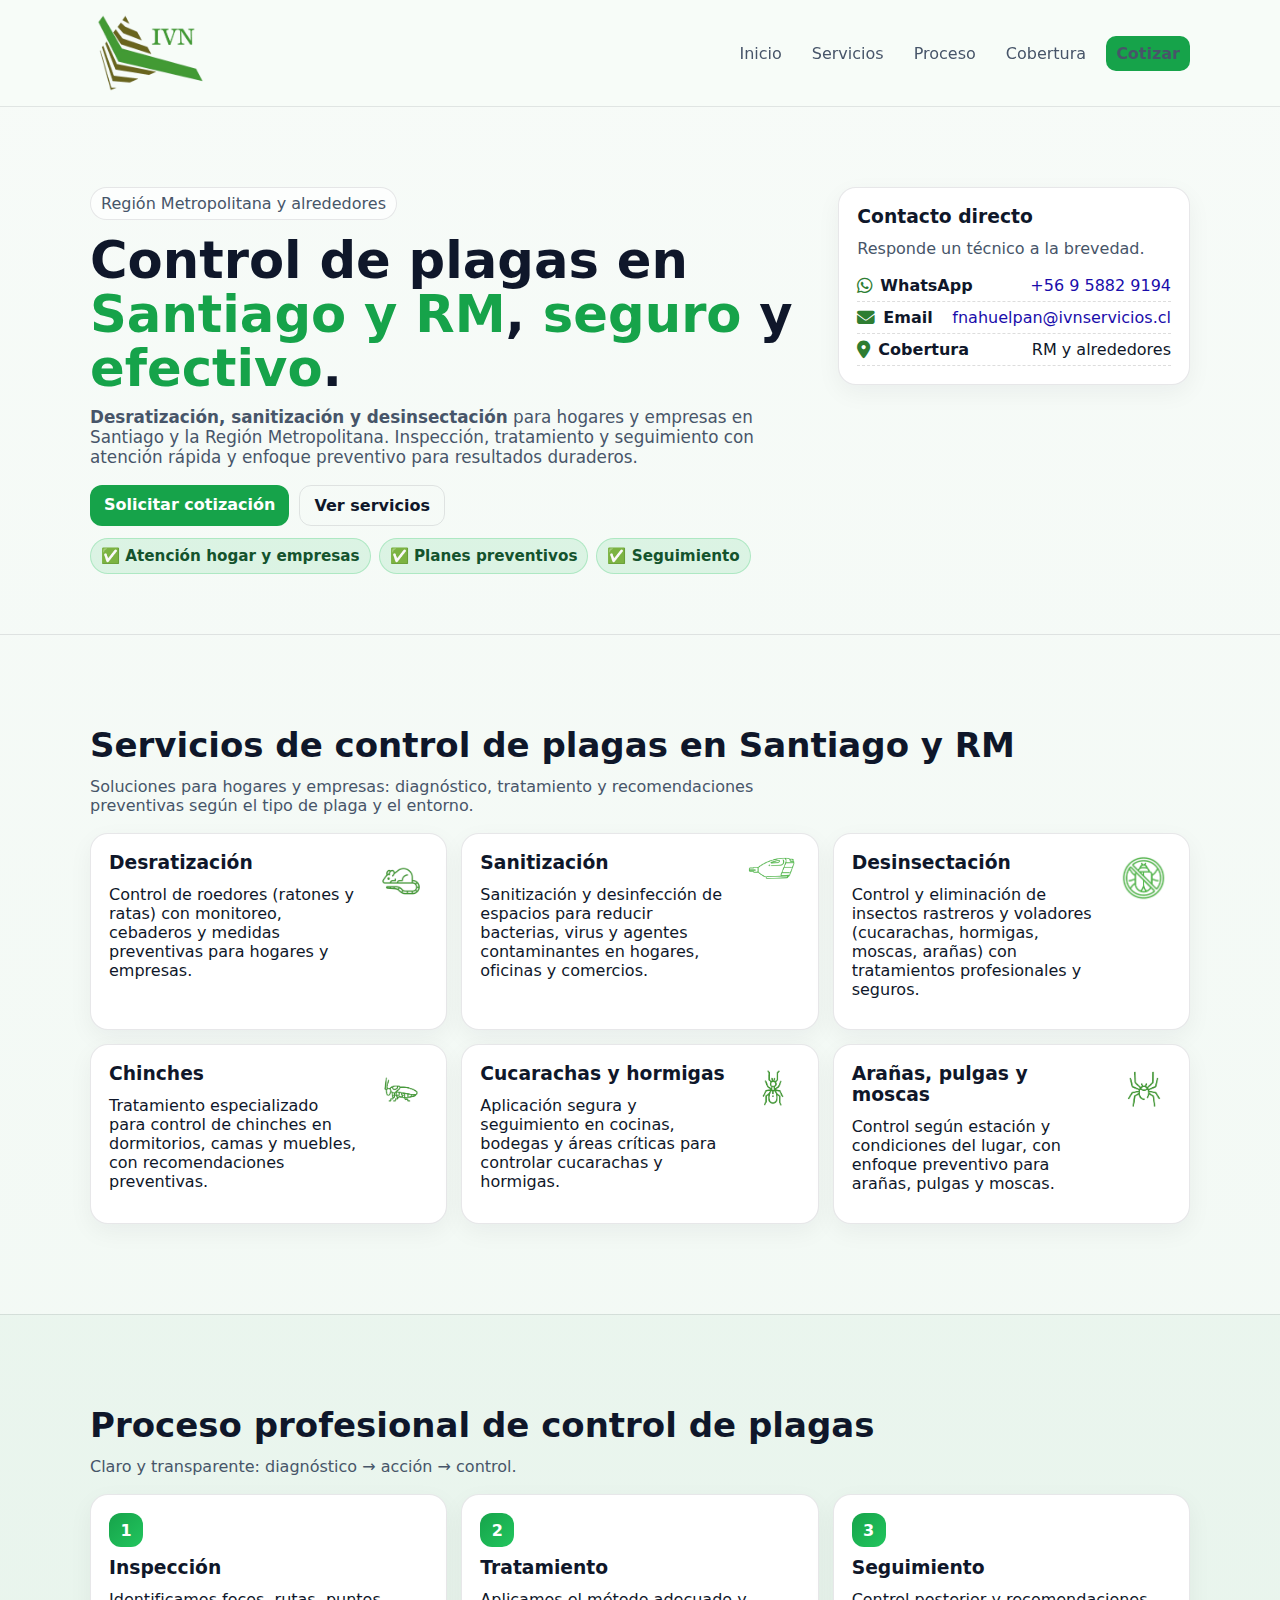
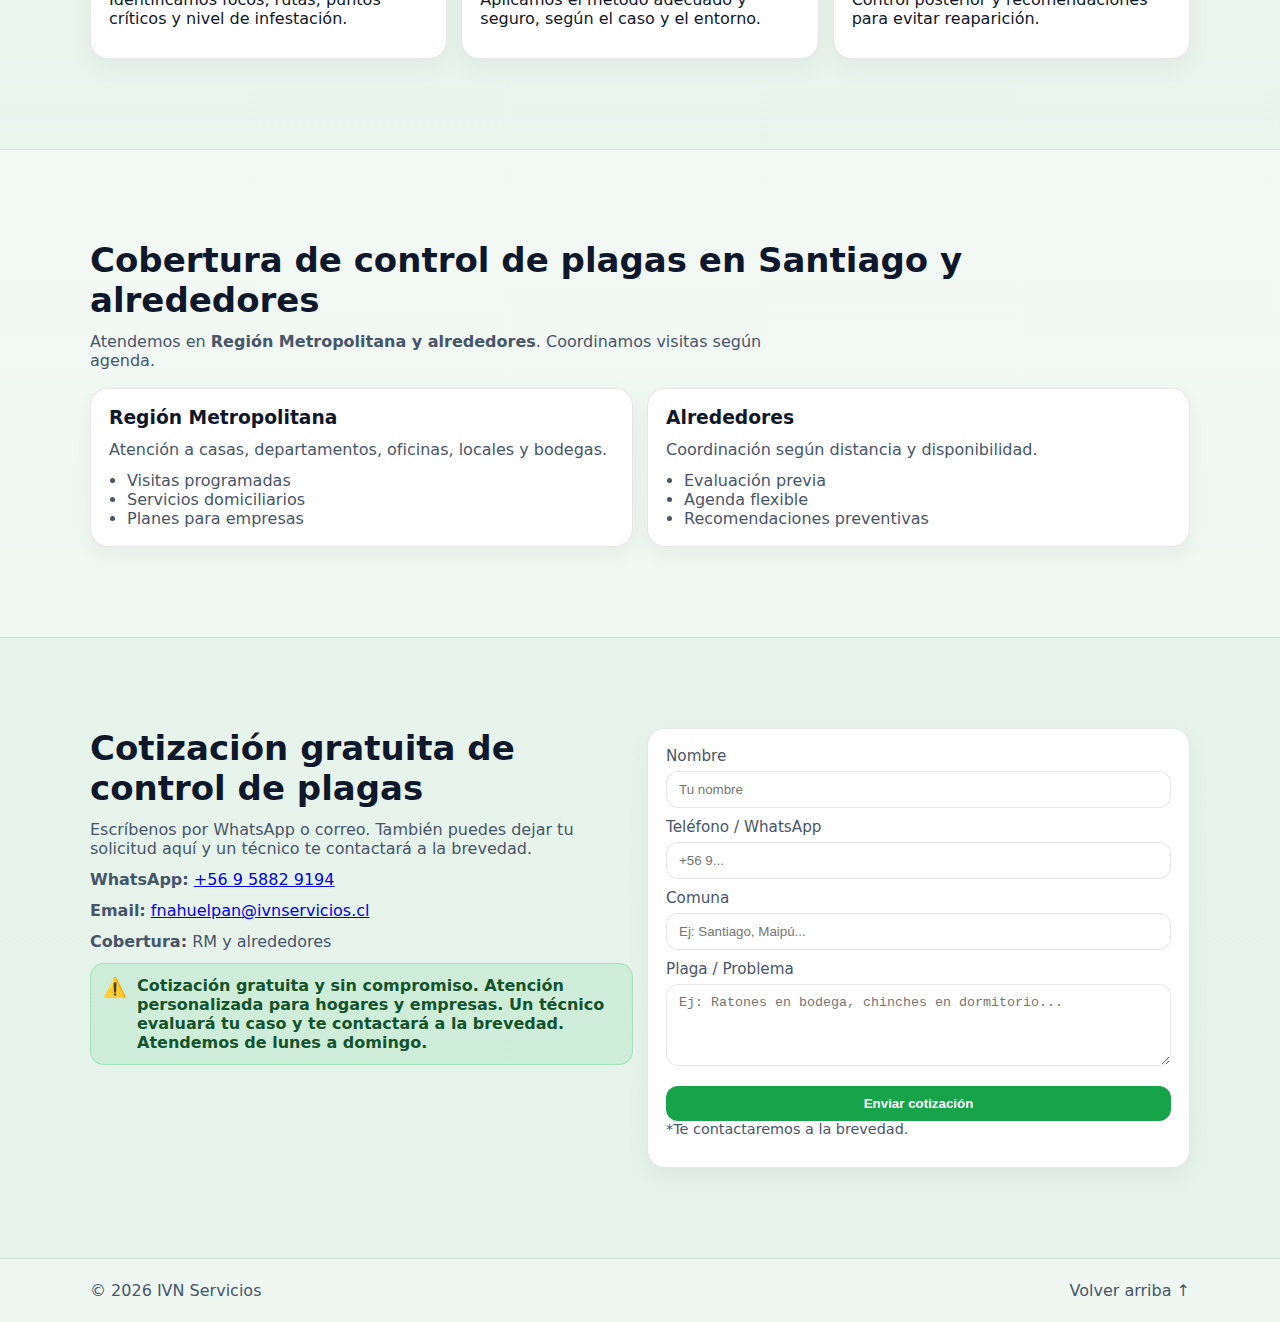
<file: index.html>
<!doctype html>
<html lang="es">
<head>
<!-- ================= SEO BÁSICO ================= -->
<title>IVN Servicios | Control de Plagas, Sanitización y Desinsectación en RM</title>

<meta charset="UTF-8">
<meta name="google-site-verification" content="P5wuKowHvxoiz-DiOPah9CIm_MchoiP6AavGAGS4xHQ" />
<meta name="viewport" content="width=device-width, initial-scale=1.0">

<meta name="description" content="IVN Servicios ofrece control de plagas, desratización, sanitización y desinsectación en Santiago y RM. Cotización gratuita, atención de lunes a domingo.">
<meta name="keywords" content="
control de plagas,
control de plagas Santiago,
control de plagas RM,
desratización,
desratización Santiago,
sanitización,
sanitización de espacios,
desinsectación,
fumigación,
control de ratones,
control de cucarachas,
control de chinches,
control de plagas empresas,
control de plagas hogares
">
<meta name="author" content="IVN Servicios">
<meta name="robots" content="index, follow">

<!-- ================= GEO / LOCAL SEO ================= -->
<meta name="geo.region" content="CL-RM">
<meta name="geo.placename" content="Santiago">
<meta name="geo.position" content="-33.4489;-70.6693">
<meta name="ICBM" content="-33.4489, -70.6693">

<!-- ================= OPEN GRAPH (Facebook / WhatsApp) ================= -->
<meta property="og:title" content="IVN Servicios | Control de Plagas en Santiago y RM">
<meta property="og:description" content="Control de plagas profesional para hogares y empresas. Desratización, sanitización y desinsectación. Cotización gratuita.">
<meta property="og:type" content="website">
<meta property="og:url" content="https://ivnservicios.cl/">
<meta property="og:image" content="https://ivnservicios.cl/assets/logo-ivn.png">
<meta property="og:locale" content="es_CL">

<!-- ================= TWITTER CARD ================= -->
<meta name="twitter:card" content="summary_large_image">
<meta name="twitter:title" content="IVN Servicios | Control de Plagas en RM">
<meta name="twitter:description" content="Servicios profesionales de control de plagas, sanitización y desinsectación en Santiago y alrededores.">
<meta name="twitter:image" content="https://ivnservicios.cl/assets/logo-ivn.png">

<!-- ================= CANONICAL ================= -->
<link rel="canonical" href="https://ivnservicios.cl/">

<!-- ================= PWA / MOBILE ================= -->
<meta name="theme-color" content="#16a34a">
<meta name="apple-mobile-web-app-capable" content="yes">
<meta name="apple-mobile-web-app-status-bar-style" content="default">


  <!-- ================= SCHEMA LOCAL BUSINESS ================= -->
<script type="application/ld+json">
{
  "@context": "https://schema.org",
  "@type": "LocalBusiness",
  "name": "IVN Servicios",
  "url": "https://ivnservicios.cl",
  "logo": "https://ivnservicios.cl/assets/logo-ivn.png",
  "image": "https://ivnservicios.cl/assets/logo-ivn.png",
  "description": "IVN Servicios ofrece control de plagas, desratización, sanitización y desinsectación para hogares y empresas en la Región Metropolitana.",
  "telephone": "+56958829194",
  "priceRange": "$$",
  "address": {
    "@type": "PostalAddress",
    "addressLocality": "Santiago",
    "addressRegion": "RM",
    "addressCountry": "CL"
  },
  "geo": {
    "@type": "GeoCoordinates",
    "latitude": -33.4489,
    "longitude": -70.6693
  },
  "areaServed": {
    "@type": "AdministrativeArea",
    "name": "Región Metropolitana"
  },
  "openingHoursSpecification": [
    {
      "@type": "OpeningHoursSpecification",
      "dayOfWeek": [
        "Monday",
        "Tuesday",
        "Wednesday",
        "Thursday",
        "Friday",
        "Saturday",
        "Sunday"
      ],
      "opens": "08:00",
      "closes": "21:00"
    }
  ],
  "sameAs": [
    "https://wa.me/56958829194"
  ],
  "hasOfferCatalog": {
    "@type": "OfferCatalog",
    "name": "Servicios de Control de Plagas",
    "itemListElement": [
      {
        "@type": "Offer",
        "itemOffered": {
          "@type": "Service",
          "name": "Desratización",
          "description": "Control y prevención de roedores con monitoreo y cebaderos."
        }
      },
      {
        "@type": "Offer",
        "itemOffered": {
          "@type": "Service",
          "name": "Sanitización",
          "description": "Sanitización y desinfección de espacios contra virus y bacterias."
        }
      },
      {
        "@type": "Offer",
        "itemOffered": {
          "@type": "Service",
          "name": "Desinsectación",
          "description": "Control y eliminación de insectos rastreros y voladores."
        }
      }
    ]
  }
}
</script>


  <!-- Favicon IVN -->
  <link rel="icon" href="favicon/favicon.ico">
  <link rel="icon" type="image/png" sizes="32x32" href="favicon/favicon-32x32.png">
  <link rel="icon" type="image/png" sizes="16x16" href="favicon/favicon-16x16.png">
<link rel="stylesheet" href="styles.css" />
  <link rel="stylesheet" href="https://cdnjs.cloudflare.com/ajax/libs/font-awesome/6.5.1/css/all.min.css">
</head>
<body>

  <!-- NAV -->
  <header class="nav">
    <div class="container nav__inner">
      <a href="#inicio" class="logo">
        <img src="assets/logo-ivn.png" alt="IVN Servicios - Control de Plagas">
      </a>


      <button class="nav__toggle" aria-label="Abrir menú" aria-expanded="false">☰</button>

      <nav class="nav__menu" id="menu">
        <a href="#inicio">Inicio</a>
        <a href="#servicios">Servicios</a>
        <a href="#proceso">Proceso</a>
        <a href="#cobertura">Cobertura</a>
        <a href="#contacto" class="btn">Cotizar</a>
      </nav>
    </div>
  </header>

  <main>
    <!-- HERO -->
    <section id="inicio" class="section hero">
      <div class="container hero__grid">
        <div>
          <p class="badge">Región Metropolitana y alrededores</p>
          <h1>Control de plagas en <span class="accent">Santiago y RM</span>, <span class="accent">seguro</span> y <span class="accent">efectivo</span>.</h1>
          <p class="lead">
            <strong>Desratización, sanitización y desinsectación</strong> para hogares y empresas en Santiago y la Región Metropolitana. Inspección, tratamiento y seguimiento con atención rápida y enfoque preventivo para resultados duraderos.</p>

          <div class="actions">
            <a class="btn" href="#contacto">Solicitar cotización</a>
            <a class="btn btn--ghost" href="#servicios">Ver servicios</a>
          </div>

          <div class="highlights">
            <div class="chip">✅ Atención hogar y empresas</div>
            <div class="chip">✅ Planes preventivos</div>
            <div class="chip">✅ Seguimiento</div>
          </div>
        </div>

        <div class="card">
          <h3>Contacto directo</h3>
          <p class="muted">Responde un técnico a la brevedad.</p>

          <div class="contact-item">
          <strong>
            <i class="fa-brands fa-whatsapp"></i> WhatsApp
          </strong>
          <a href="https://wa.me/56958829194" target="_blank">+56 9 5882 9194</a>
        </div>

        <div class="contact-item">
          <strong>
            <i class="fa-solid fa-envelope"></i> Email
          </strong>
          <a href="mailto:fnahuelpan@ivnservicios.cl">fnahuelpan@ivnservicios.cl</a>
        </div>

        <div class="contact-item">
          <strong>
            <i class="fa-solid fa-location-dot"></i> Cobertura
          </strong>
          <span>RM y alrededores</span>
        </div>

          </div>

        
        </div>
      </div>
    </section>

    <!-- SERVICIOS -->
    <section id="servicios" class="section">
      <div class="container">
        <h2>Servicios de control de plagas en Santiago y RM</h2>
        <p class="sub">Soluciones para hogares y empresas: diagnóstico, tratamiento y recomendaciones preventivas según el tipo de plaga y el entorno.</p>


        <div class="grid3">
          <div class="box servicio">
            <img class="servicio-icon" src="assets/img/raton.png" alt="Desratización y control de roedores en Santiago y Región Metropolitana" />
            <h3>Desratización</h3>
            <p>Control de roedores (ratones y ratas) con monitoreo, cebaderos y medidas preventivas para hogares y empresas.</p>
          </div>

          <div class="box servicio">
            <img class="servicio-icon" src="assets/img/sanitizacion.png" alt="Sanitización y desinfección de espacios en Santiago y RM" />
            <h3>Sanitización</h3>
            <p>Sanitización y desinfección de espacios para reducir bacterias, virus y agentes contaminantes en hogares, oficinas y comercios.</p>
          </div>

          <div class="box servicio">
            <img class="servicio-icon" src="assets/img/desinsectacion.png" alt="Desinsectación y control de insectos en Santiago y RM" />
            <h3>Desinsectación</h3>
            <p>Control y eliminación de insectos rastreros y voladores (cucarachas, hormigas, moscas, arañas) con tratamientos profesionales y seguros.</p>
          </div>

          <div class="box servicio">
            <img class="servicio-icon" src="assets/img/chinche.png" alt="Control de chinches en Santiago y Región Metropolitana" />
            <h3>Chinches</h3>
            <p>Tratamiento especializado para control de chinches en dormitorios, camas y muebles, con recomendaciones preventivas.</p>
          </div>
          <div class="box servicio">
            <img class="servicio-icon" src="assets/img/hormiga.png" alt="Control de cucarachas y hormigas en Santiago y RM" />
            <h3>Cucarachas y hormigas</h3>
            <p>Aplicación segura y seguimiento en cocinas, bodegas y áreas críticas para controlar cucarachas y hormigas.</p>
          </div>
          <div class="box servicio">
            <img class="servicio-icon" src="assets/img/araña.png" alt="Control de arañas, pulgas y moscas en Santiago y RM" />
            <h3>Arañas, pulgas y moscas</h3>
            <p>Control según estación y condiciones del lugar, con enfoque preventivo para arañas, pulgas y moscas.</p>
          </div>
        </div>
      </div>
    </section>

    <!-- PROCESO -->
    <section id="proceso" class="section alt">
      <div class="container">
        <h2>Proceso profesional de control de plagas</h2>
        <p class="sub">Claro y transparente: diagnóstico → acción → control.</p>

        <div class="steps">
          <div class="step">
            <span class="step__num">1</span>
            <h3>Inspección</h3>
            <p>Identificamos focos, rutas, puntos críticos y nivel de infestación.</p>
          </div>
          <div class="step">
            <span class="step__num">2</span>
            <h3>Tratamiento</h3>
            <p>Aplicamos el método adecuado y seguro, según el caso y el entorno.</p>
          </div>
          <div class="step">
            <span class="step__num">3</span>
            <h3>Seguimiento</h3>
            <p>Control posterior y recomendaciones para evitar reaparición.</p>
          </div>
        </div>
      </div>
    </section>

    <!-- COBERTURA -->
    <section id="cobertura" class="section">
      <div class="container">
        <h2>Cobertura de control de plagas en Santiago y alrededores</h2>
        <p class="sub">Atendemos en <strong>Región Metropolitana y alrededores</strong>. Coordinamos visitas según agenda.</p>

        <div class="grid2">
          <div class="box">
            <h3>Región Metropolitana</h3>
            <p class="muted">Atención a casas, departamentos, oficinas, locales y bodegas.</p>
            <ul class="list">
              <li>Visitas programadas</li>
              <li>Servicios domiciliarios</li>
              <li>Planes para empresas</li>
            </ul>
          </div>

          <div class="box">
            <h3>Alrededores</h3>
            <p class="muted">Coordinación según distancia y disponibilidad.</p>
            <ul class="list">
              <li>Evaluación previa</li>
              <li>Agenda flexible</li>
              <li>Recomendaciones preventivas</li>
            </ul>
          </div>
        </div>
      </div>
    </section>

    <!-- CONTACTO -->
    <section id="contacto" class="section alt">
      <div class="container contact">
        <div>
          <h2>Cotización gratuita de control de plagas</h2>
          <p class="sub">Escríbenos por WhatsApp o correo. También puedes dejar tu solicitud aquí y un técnico te contactará a la brevedad.</p>

          <div class="contact__list">
            <p><strong>WhatsApp:</strong> <a class="link" href="https://wa.me/56958829194" target="_blank" rel="noopener">+56 9 5882 9194</a></p>
            <p><strong>Email:</strong> <a class="link" href="mailto:fnahuelpan@ivnservicios.cl">fnahuelpan@ivnservicios.cl</a></p>
            <p><strong>Cobertura:</strong> RM y alrededores</p>
          </div>

          <div class="note">
            <span class="alert-icon">⚠️</span>
            <strong> Cotización gratuita y sin compromiso. Atención personalizada para hogares y empresas.
            Un técnico evaluará tu caso y te contactará a la brevedad.
            Atendemos de lunes a domingo.</strong>
          </div>




        </div>

        <form class="form"
  id="contactForm"
  action="https://formspree.io/f/xeeaqjwk"
  method="POST"
  novalidate>



  <label>Nombre
    <input type="text" name="name" placeholder="Tu nombre" required>
  </label>

  <label>Teléfono / WhatsApp
    <input type="text" name="phone" placeholder="+56 9..." required>
  </label>

  <label>Comuna
    <input type="text" name="place" placeholder="Ej: Santiago, Maipú..." required>
  </label>

  <label>Plaga / Problema
    <textarea name="message" rows="4"
      placeholder="Ej: Ratones en bodega, chinches en dormitorio..."
      required></textarea>
  </label>

  <!-- Asunto del correo -->
  <input type="hidden"
         name="_subject"
         value="Nueva cotización - IVN Servicios">

  <button class="btn" type="submit">
    Enviar cotización
  </button>

  <p class="muted small">
    *Te contactaremos a la brevedad.
  </p>
</form>

      </div>
    </section>

    <footer class="footer">
      <div class="container footer__inner">
        <span>© <span id="year"></span> IVN Servicios</span>
        <a href="#inicio">Volver arriba ↑</a>
      </div>
    </footer>
  </main>



  <script src="script.js"></script>
</body>
</html>
</file>
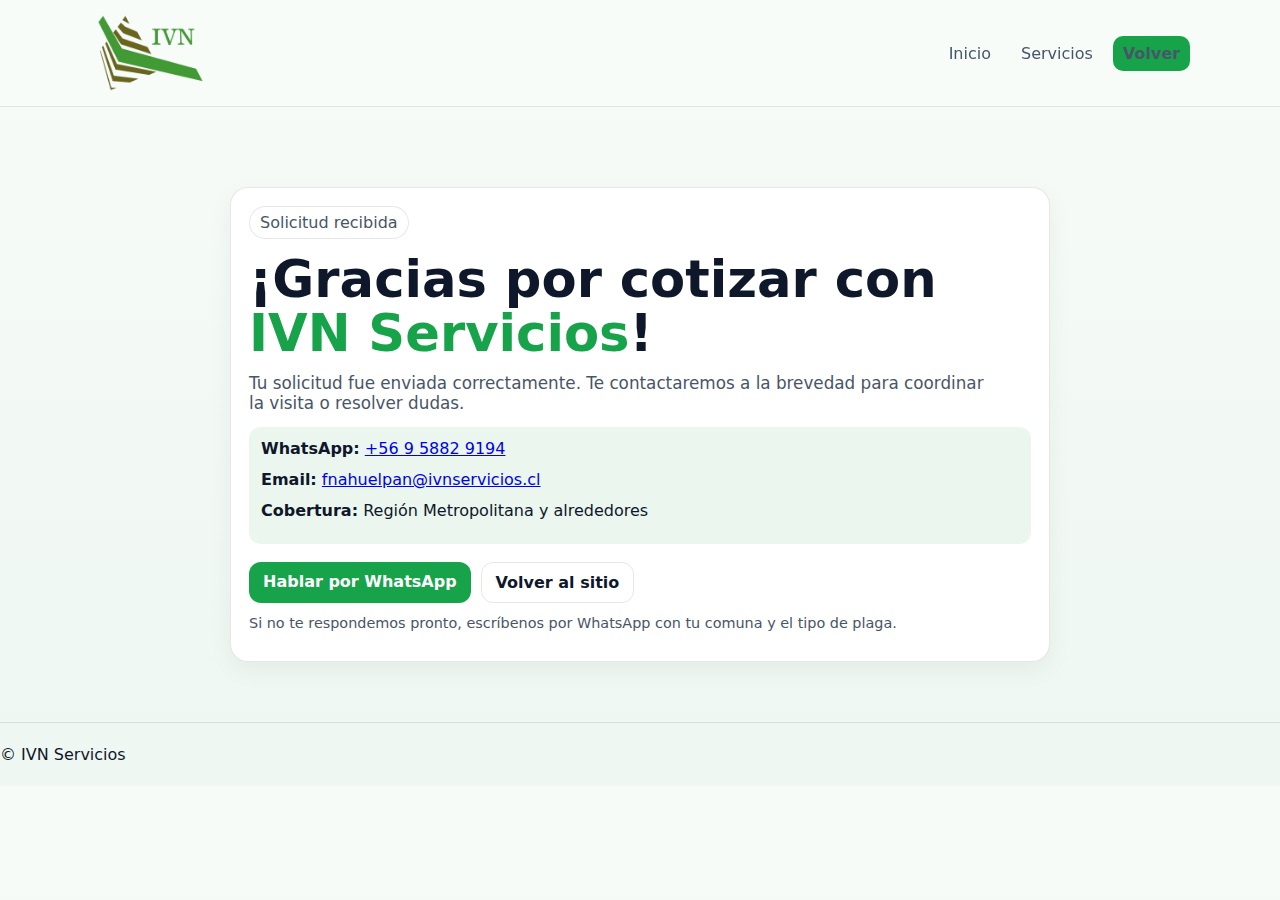
<file: gracias.html>
<!doctype html>
<html lang="es">
<head>
  <meta charset="utf-8">
  <meta name="viewport" content="width=device-width, initial-scale=1">
  <title>Gracias por cotizar | IVN Servicios</title>
  <meta name="description" content="Gracias por cotizar con IVN Servicios. Te contactaremos a la brevedad.">
  <link rel="stylesheet" href="styles.css">
  <!-- Favicons (si ya los agregaste en index, repítelos aquí para que se vea el ícono también) -->
  <link rel="icon" href="favicon/favicon.ico">
  <link rel="icon" type="image/png" sizes="32x32" href="favicon/favicon-32x32.png">
  <link rel="icon" type="image/png" sizes="16x16" href="favicon/favicon-16x16.png">
</head>
<body>

<header class="nav">
  <div class="container nav__inner">
    <a href="index.html#inicio" class="logo">
      <img src="assets/logo-ivn.png" alt="IVN Servicios - Control de Plagas">
    </a>

    <nav class="nav__menu">
      <a href="index.html#inicio">Inicio</a>
      <a href="index.html#servicios">Servicios</a>
      <a href="index.html#contacto" class="btn">Volver</a>
    </nav>
  </div>
</header>

<main>
  <section class="section hero">
    <div class="container thanks">
      <div class="card thanks__card">
        <p class="badge">Solicitud recibida</p>
        <h1>¡Gracias por cotizar con <span class="accent">IVN Servicios</span>!</h1>
        <p class="lead">
          Tu solicitud fue enviada correctamente. Te contactaremos a la brevedad para coordinar la visita o resolver dudas.
        </p>

        <div class="thanks__info">
          <p><strong>WhatsApp:</strong> <a class="link" href="https://wa.me/56958829194" target="_blank">+56 9 5882 9194</a></p>
          <p><strong>Email:</strong> <a class="link" href="mailto:fnahuelpan@ivnservicios.cl">fnahuelpan@ivnservicios.cl</a></p>
          <p><strong>Cobertura:</strong> Región Metropolitana y alrededores</p>
        </div>

        <div class="actions">
          <a class="btn" href="https://wa.me/56958829194" target="_blank">Hablar por WhatsApp</a>
          <a class="btn btn--ghost" href="index.html#inicio">Volver al sitio</a>
        </div>

        <p class="muted small">
          Si no te respondemos pronto, escríbenos por WhatsApp con tu comuna y el tipo de plaga.
        </p>
      </div>
    </div>
  </section>
</main>

<footer class="footer">
  © <span id="year"></span> IVN Servicios
</footer>

<script src="script.js"></script>
</body>
</html>
</file>
<file: styles.css>
:root{
  --bg:#f7fbf8;            /* fondo blanco verdoso */
  --card:#ffffff;          /* tarjetas */
  --text:#0f172a;          /* texto principal */
  --muted:#475569;         /* texto secundario */
  --line:rgba(15,23,42,.10);
  --accent:#16a34a;        /* verde principal */
  --accent2:#22c55e;       /* verde secundario */
  --accentSoft:rgba(34,197,94,.12);
}

*{box-sizing:border-box}
html{scroll-behavior:smooth}
body{
  margin:0;
  font-family: system-ui, -apple-system, Segoe UI, Roboto, Arial, sans-serif;
  background:linear-gradient(180deg,var(--bg), #eef7f1);
  color:var(--text);
}

.container{width:min(1100px, 92%); margin:0 auto;}
.section{padding:90px 0; border-top:1px solid var(--line);}
.section.alt{background:rgba(22,163,74,.04);}

h1,h2,h3{margin:0 0 12px}
h1{font-size:clamp(32px,4vw,52px); line-height:1.05}
h2{font-size:clamp(24px,3vw,34px)}
p{margin:0 0 12px}
.sub{color:var(--muted); max-width:72ch}
.lead{color:var(--muted); font-size:1.05rem; max-width:70ch}

.accent{color:var(--accent)}

.badge{
  display:inline-block;
  padding:6px 10px;
  border:1px solid var(--line);
  border-radius:999px;
  color:var(--muted);
  background:rgba(255,255,255,.7);
  margin-bottom:14px;
}

/* NAV */
.nav{
  position:sticky; top:0; z-index:50;
  background:rgba(247,251,248,.85);
  backdrop-filter: blur(10px);
  border-bottom:1px solid var(--line);
}
.nav__inner{
  display:flex; align-items:center; justify-content:space-between;
  padding:14px 0; gap:14px;
}
.logo{
  display:flex; align-items:center; gap:10px;
  text-decoration:none; color:var(--text);
  font-weight:800;
}
.logo__mark{
  display:inline-flex; align-items:center; justify-content:center;
  width:42px; height:32px;
  border-radius:10px;
  background:linear-gradient(135deg,var(--accent),var(--accent2));
  color:white;
  font-weight:900;
  letter-spacing:.5px;
}
.logo__text{font-weight:800}

.nav__menu{display:flex; align-items:center; gap:10px}
.nav__menu a{
  text-decoration:none;
  color:var(--muted);
  padding:8px 10px;
  border-radius:10px;
}
.nav__menu a:hover{background:rgba(15,23,42,.04); color:var(--text)}

.nav__toggle{
  display:none;
  background:transparent;
  border:1px solid var(--line);
  color:var(--text);
  padding:8px 10px;
  border-radius:10px;
  font-size:18px;
}

/* BUTTONS */
.btn{
  display:inline-block;
  background:var(--accent);
  color:white;
  text-decoration:none;
  font-weight:800;
  padding:10px 14px;
  border-radius:12px;
  border:0;
  cursor:pointer;
}
.btn:hover{filter:brightness(.95)}
.btn--ghost{
  background:transparent;
  color:var(--text);
  border:1px solid var(--line);
}
.btn--ghost:hover{background:rgba(15,23,42,.04)}

/* HERO */
.hero{border-top:none; padding:80px 0 60px;}
.hero__grid{
  display:grid;
  grid-template-columns: 1.35fr .65fr;
  gap:18px;
  align-items:start;
}

.card, .box, .step, .form{
  background:var(--card);
  border:1px solid var(--line);
  border-radius:18px;
  padding:18px;
  box-shadow: 0 8px 24px rgba(15,23,42,.05);
}
.muted{color:var(--muted)}
.small{font-size:.9rem}

.actions{display:flex; gap:10px; flex-wrap:wrap; margin:18px 0 12px}
.highlights{display:flex; gap:8px; flex-wrap:wrap; margin-top:10px}
.chip{
  background:var(--accentSoft);
  border:1px solid rgba(34,197,94,.25);
  color:#14532d;
  padding:8px 10px;
  border-radius:999px;
  font-weight:700;
  font-size:.95rem;
}

/* Card info rows */
.mini{margin-top:12px}
.mini__row{
  display:flex; justify-content:space-between; align-items:center;
  padding:10px 0;
  border-top:1px dashed rgba(15,23,42,.12);
}
.mini__row span{color:var(--muted)}
.mini__row strong{color:var(--text)}

/* GRIDS */
.grid3{
  margin-top:18px;
  display:grid;
  grid-template-columns: repeat(3, 1fr);
  gap:14px;
}
.grid2{
  margin-top:18px;
  display:grid;
  grid-template-columns: repeat(2, 1fr);
  gap:14px;
}
.list{margin:10px 0 0; padding-left:18px; color:var(--muted)}

/* STEPS */
.steps{
  margin-top:18px;
  display:grid;
  grid-template-columns: repeat(3, 1fr);
  gap:14px;
}
.step__num{
  display:inline-flex;
  width:34px; height:34px;
  border-radius:12px;
  align-items:center; justify-content:center;
  background:linear-gradient(135deg,var(--accent),var(--accent2));
  color:white; font-weight:900;
  margin-bottom:10px;
}

/* CONTACT */
.contact{
  display:grid;
  grid-template-columns: 1fr 1fr;
  gap:14px;
  align-items:start;
}
.contact__list p{color:var(--muted)}

.note{
  margin-top:10px;
  padding:12px 12px;
  border-radius:14px;
  border:1px solid rgba(34,197,94,.25);
  background:var(--accentSoft);
  color:#14532d;
}

/* FORM */
.form label{
  display:block;
  margin-bottom:10px;
  color:var(--muted);
  font-size:.95rem;
}
input, textarea{
  width:100%;
  margin-top:6px;
  padding:10px 12px;
  border-radius:12px;
  border:1px solid var(--line);
  background:#ffffff;
  color:var(--text);
  outline:none;
}
input:focus, textarea:focus{
  border-color:rgba(22,163,74,.45);
  box-shadow: 0 0 0 3px rgba(34,197,94,.18);
}
.form .btn{width:100%; margin-top:6px}

/* FOOTER */
.footer{padding:22px 0; border-top:1px solid var(--line);}
.footer__inner{
  display:flex; justify-content:space-between; align-items:center;
  gap:12px; color:var(--muted);
}
.footer a{color:var(--muted); text-decoration:none}
.footer a:hover{color:var(--text)}

@media (max-width: 900px){
  .hero__grid{grid-template-columns:1fr}
  .grid3{grid-template-columns:1fr}
  .grid2{grid-template-columns:1fr}
  .steps{grid-template-columns:1fr}
  .contact{grid-template-columns:1fr}

  .nav__toggle{display:inline-flex}
  .nav__menu{
    display:none;
    position:absolute;
    right:4%;
    top:58px;
    flex-direction:column;
    background:rgba(247,251,248,.98);
    border:1px solid var(--line);
    padding:10px;
    border-radius:16px;
    width:min(260px, 92vw);
    box-shadow: 0 8px 24px rgba(15,23,42,.08);
  }
  .nav__menu.open{display:flex}
}

.logo{
  display:flex;
  align-items:center;
  text-decoration:none;
}

.logo img{
  height:78px;          /* tamaño escritorio */
  width:auto;
}

@media (max-width: 768px){
  .logo img{
    height:40px;        /* tamaño móvil */
  }
}

/* Página Gracias */
.thanks{
  display:flex;
  justify-content:center;
}
.thanks__card{
  max-width:820px;
}
.thanks__info{
  margin:14px 0 8px;
  padding:12px;
  background:#eaf6ee;
  border-radius:12px;
}

/* Servicios con icono */
.box.servicio{
  position: relative;
  padding-right: 90px; /* espacio para el icono */
}

.servicio-icon{
  position: absolute;
  top: 18px;
  right: 18px;
  width: 55px;
  height: auto;
}


.contact-item {
  display: flex;
  justify-content: space-between;
  align-items: center;
  padding: 6px 0;
  border-bottom: 1px dashed #ddd;
}

.contact-item strong {
  display: flex;
  align-items: center;
  gap: 8px;
}

.contact-item i {
  color: #2e7d32; /* verde IVN */
  font-size: 1.1rem;
}

.contact-item a {
  color: #1a0dab;
  font-weight: 500;
  text-decoration: none;
}

.contact-item a:hover {
  text-decoration: underline;
}

.note {
  display: flex;
  gap: 10px;
  align-items: flex-start;
}

.alert-icon {
  font-size: 1.2rem;
}
</file>
